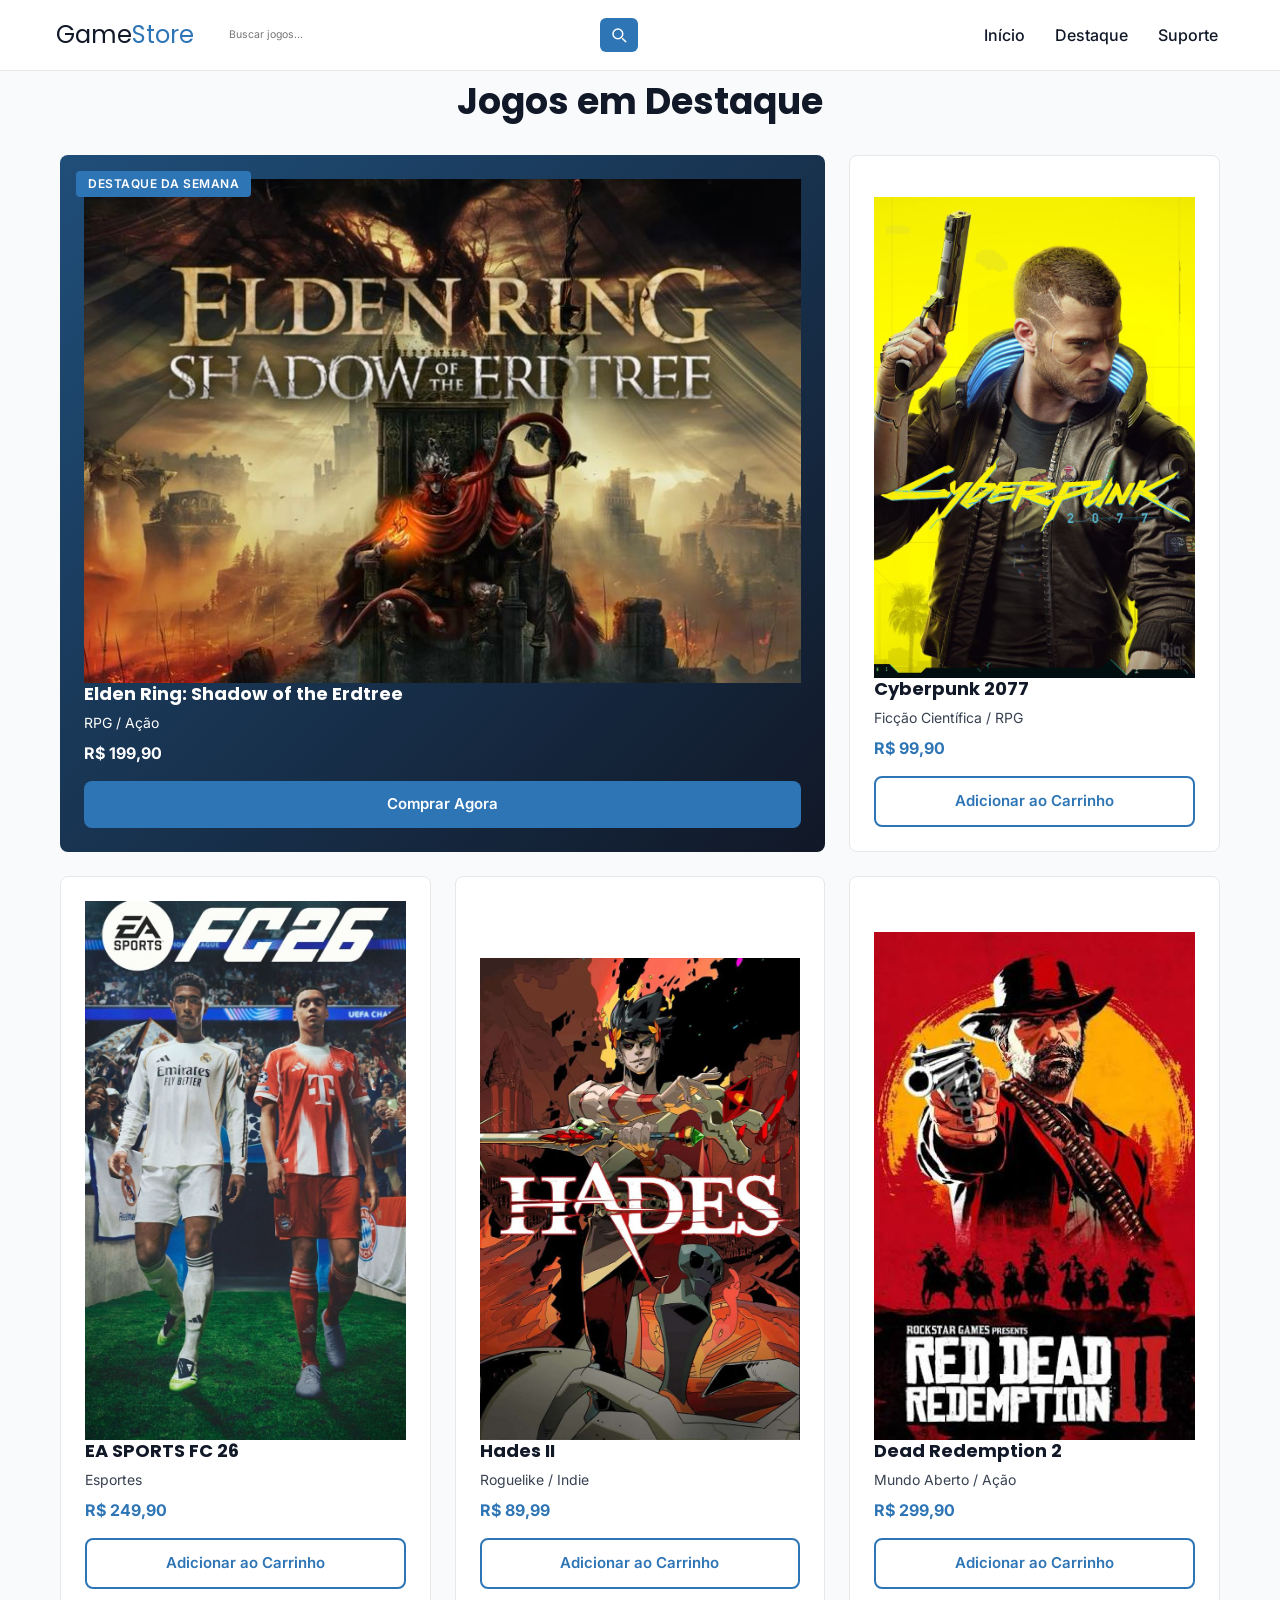
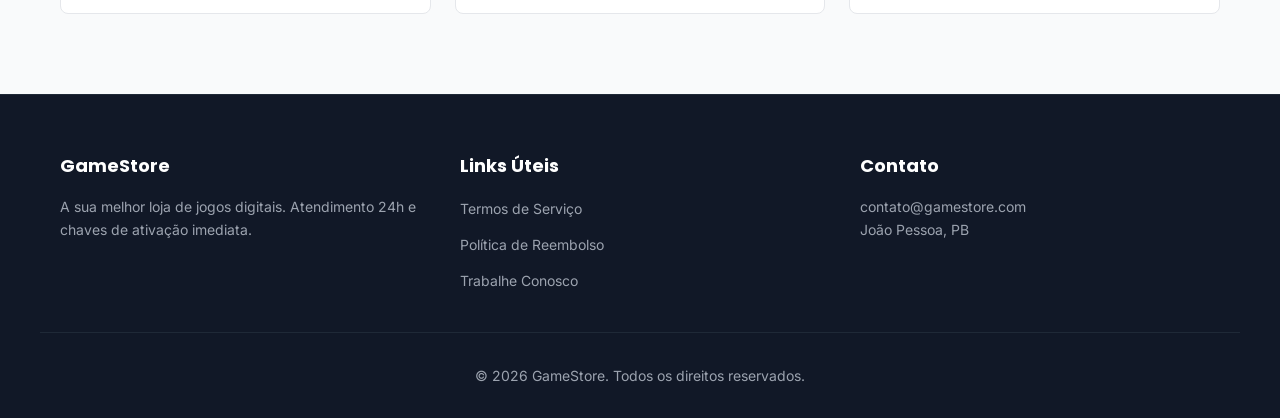
<file: index.html>
<!DOCTYPE html>
<html lang="pt-BR">
<head>
    <meta charset="UTF-8">
    <meta name="viewport" content="width=device-width, initial-scale=1.0">
    <title>GameStore | Seus Jogos Favoritos</title>
    
    <link rel="preconnect" href="https://fonts.googleapis.com">
    <link rel="preconnect" href="https://fonts.gstatic.com" crossorigin>
    <link href="https://fonts.googleapis.com/css2?family=Inter:wght@400;500;700&family=Poppins:wght@700&display=swap" rel="stylesheet">

    <link rel="stylesheet" href="css/variables.css">
    <link rel="stylesheet" href="css/reset.css">
    <link rel="stylesheet" href="css/base.css">
    <link rel="stylesheet" href="css/layout.css">
    
    <link rel="stylesheet" href="css/components/btn.css">
    <link rel="stylesheet" href="css/components/navbar.css">
    <link rel="stylesheet" href="css/components/card.css">
    <link rel="stylesheet" href="css/components/footer.css">
    
    <link rel="stylesheet" href="css/utilities.css">
</head>
<body>

    <header class="header">
        <nav class="navbar">
            <a href="#" class="navbar__logo">Game<span>Store</span></a>
            
            
            <div class="navbar__search">
                <input id="search" type="text" class="navbar__search-input" placeholder="Buscar jogos..." aria-label="Buscar jogos">
                <button class="navbar__search-btn" aria-label="Pesquisar">
                    <svg width="18" height="18" viewBox="0 0 24 24" fill="none" aria-hidden="true" focusable="false">
                        <path d="M21 21l-4.35-4.35" stroke="currentColor" stroke-width="2" stroke-linecap="round" stroke-linejoin="round"/>
                        <circle cx="10.5" cy="10.5" r="6.5" stroke="currentColor" stroke-width="2" stroke-linecap="round" stroke-linejoin="round"/>
                    </svg>
                </button>
            </div>

            <button class="navbar__toggle" aria-label="Abrir menu" aria-expanded="false">
                <span class="navbar__hamburger"></span>
            </button>

            <ul class="navbar__menu">
                <li class="navbar__item"><a href="#" class="navbar__link">Início</a></li>
                <li class="navbar__item"><a href="#Destaque" class="navbar__link">Destaque</a></li>
                <li class="navbar__item"><a href="#Suporte" class="navbar__link">Suporte</a></li>
            </ul>
        </nav>
    </header>

    <main class="main">
        <section class="section">
            <div class="section__container">
                <h2 class="section__title">Jogos em Destaque</h2>
                
                <div class="cards-grid">
                    <article class="card card--featured">
                        <div id="Destaque" class="card__badge">Destaque da Semana</div>
                        <img src="imagens/Shadow of the Erdtree (trailer).jpg" alt="Capa do Jogo Shadow">
                        <div class="card__content">
                            <h3 class="card__title">Elden Ring: Shadow of the Erdtree</h3>
                            <p class="card__category">RPG / Ação</p>
                            <p class="card__price">R$ 199,90</p>
                            <button class="btn btn--primary">Comprar Agora</button>
                        </div>
                    </article>

                    <article class="card">
                         <img src="imagens/Cyberpunk 2077 (PC).jpg" alt="Capa do Jogo Cyberpunk 2077">
                        <div class="card__content">
                            <h3 class="card__title">Cyberpunk 2077</h3>
                            <p class="card__category">Ficção Científica / RPG</p>
                            <p class="card__price">R$ 99,90</p>
                            <button class="btn btn--outline">Adicionar ao Carrinho</button>
                        </div>
                    </article>

                    <article class="card">
                         <img src="imagens/download (1).jpg" alt="Capa do Jogo Eafc 26">
                        <div class="card__content">
                            <h3 class="card__title">EA SPORTS FC 26</h3>
                            <p class="card__category">Esportes</p>
                            <p class="card__price">R$ 249,90</p>
                            <button class="btn btn--outline">Adicionar ao Carrinho</button>
                        </div>
                    </article>

                    <article class="card">
                        <img src="imagens/Hades Poster.jpg" alt="Capa do Jogo Hades II">
                        <div class="card__content">
                            <h3 class="card__title">Hades II</h3>
                            <p class="card__category">Roguelike / Indie</p>
                            <p class="card__price">R$ 89,99</p>
                            <button class="btn btn--outline">Adicionar ao Carrinho</button>
                        </div>
                    </article>

                    <article class="card">
                        <img src="imagens/dead22.jpg" alt="Capa do Jogo Hades II">
                        <div class="card__content">
                            <h3 class="card__title">Dead Redemption 2</h3>
                            <p class="card__category">Mundo Aberto / Ação</p>
                            <p class="card__price">R$ 299,90</p>
                            <button class="btn btn--outline">Adicionar ao Carrinho</button>
                        </div>
                </div>
            </div>
        </section>
    </main>

    <footer class="footer">
        <div class="footer__container">
            <div class="footer__col">
                <h4 class="footer__title">GameStore</h4>
                <p class="footer__text">A sua melhor loja de jogos digitais. Atendimento 24h e chaves de ativação imediata.</p>
            </div>
            <div class="footer__col">
                <h4 class="footer__title">Links Úteis</h4>
                <ul class="footer__list">
                    <li><a href="#" class="footer__link">Termos de Serviço</a></li>
                    <li><a href="#" class="footer__link">Política de Reembolso</a></li>
                    <li><a href="#" class="footer__link">Trabalhe Conosco</a></li>
                </ul>
            </div>
            <div id="Suporte" class="footer__col">
                <h4 class="footer__title">Contato</h4>
                <p class="footer__text">contato@gamestore.com</p>
                <p class="footer__text">João Pessoa, PB</p>
            </div>
        </div>
        <div class="footer__bottom">
            <p class="footer__copyright">&copy; <span id="year"></span> GameStore. Todos os direitos reservados.</p>
        </div>
    </footer>

    <script src="js/main.js"></script>
</body>
</html>
</file>
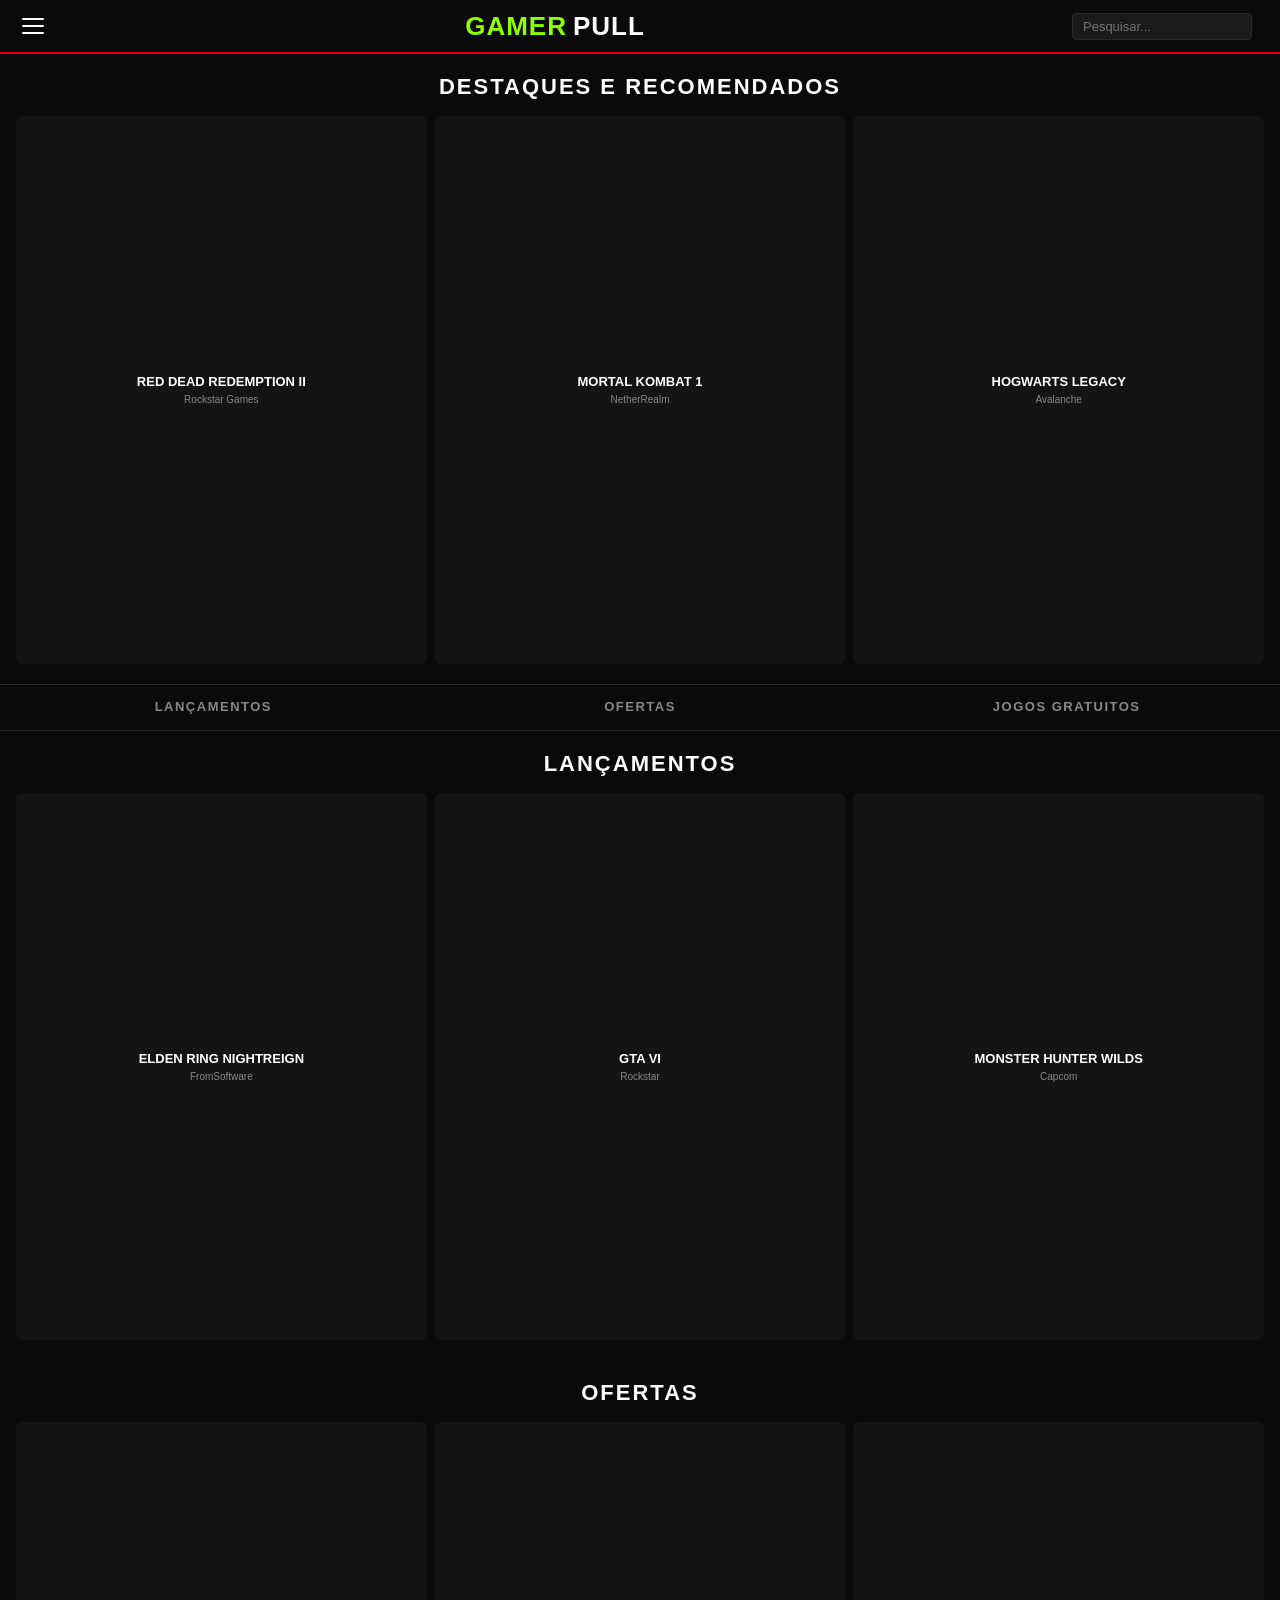
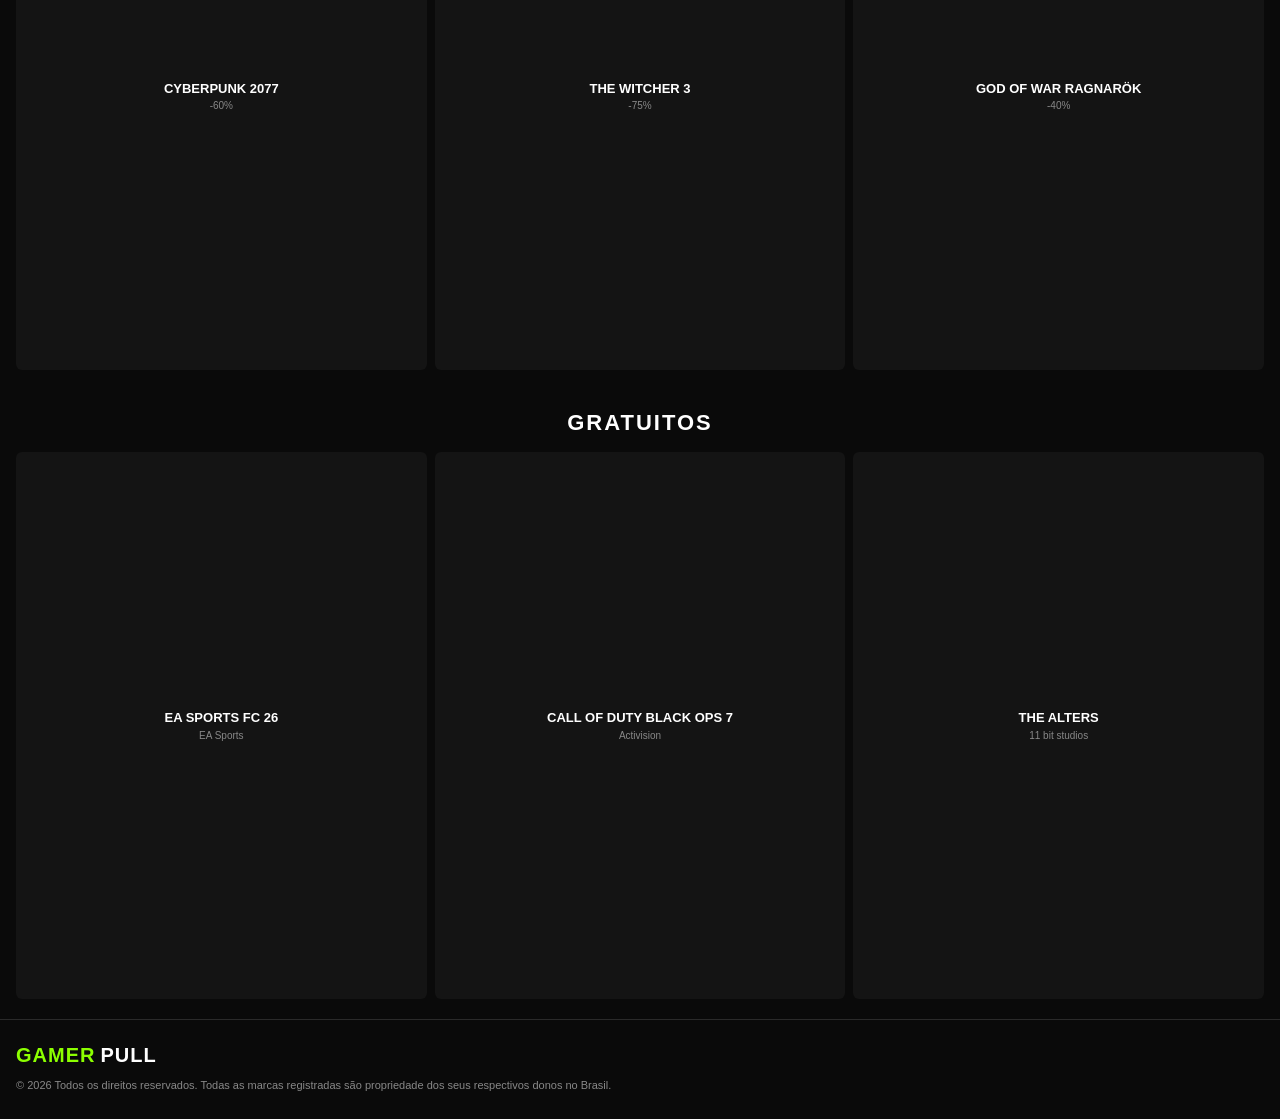
<file: Conversor.html>
<!DOCTYPE html>
<html lang="pt-BR">
<head>
<meta charset="UTF-8">
<meta name="viewport" content="width=device-width, initial-scale=1.0">
<title>Gamer Pull</title>
<link rel="stylesheet" href="css/body.css">
<link rel="stylesheet" href="css/card.css">
<link rel="stylesheet" href="css/footer.css">
<link rel="stylesheet" href="css/header.css">
<link rel="stylesheet" href="css/nav.css">
<link rel="stylesheet" href="css/section.css">
</head>
<body>

<header>
  <div class="hamburger">
    <span></span><span></span><span></span>
  </div>
  <div class="logo">
    <span>GAMER</span><span>PULL</span>
  </div>
  <div class="search-bar">
    <input type="text" placeholder="Pesquisar...">
  </div>
</header>

<main>

  <section id="section-destaques">
    <h2>Destaques e Recomendados</h2>
    <div class="games-grid">
      <div class="game-card">
        <div class="game-title">Red Dead Redemption II</div>
        <div class="game-sub">Rockstar Games</div>
      </div>
      <div class="game-card">
        <div class="game-title">Mortal Kombat 1</div>
        <div class="game-sub">NetherRealm</div>
      </div>
      <div class="game-card">
        <div class="game-title">Hogwarts Legacy</div>
        <div class="game-sub">Avalanche</div>
      </div>
    </div>
  </section>

  <nav class="tabs">
    <a href="#section-lancamentos">Lançamentos</a>
    <a href="#section-ofertas">Ofertas</a>
    <a href="#section-gratuitos">Jogos Gratuitos</a>
  </nav>

  <section id="section-lancamentos">
    <h2>Lançamentos</h2>
    <div class="games-grid">
      <div class="game-card">
        <div class="game-title">Elden Ring Nightreign</div>
        <div class="game-sub">FromSoftware</div>
      </div>
      <div class="game-card">
        <div class="game-title">GTA VI</div>
        <div class="game-sub">Rockstar</div>
      </div>
      <div class="game-card">
        <div class="game-title">Monster Hunter Wilds</div>
        <div class="game-sub">Capcom</div>
      </div>
    </div>
  </section>

  <section id="section-ofertas">
    <h2>Ofertas</h2>
    <div class="games-grid">
      <div class="game-card">
        <div class="game-title">Cyberpunk 2077</div>
        <div class="game-sub">-60%</div>
      </div>
      <div class="game-card">
        <div class="game-title">The Witcher 3</div>
        <div class="game-sub">-75%</div>
      </div>
      <div class="game-card">
        <div class="game-title">God of War Ragnarök</div>
        <div class="game-sub">-40%</div>
      </div>
    </div>
  </section>

  <section id="section-gratuitos">
    <h2>Gratuitos</h2>
    <div class="games-grid">
      <div class="game-card">
        <div class="game-title">EA Sports FC 26</div>
        <div class="game-sub">EA Sports</div>
      </div>
      <div class="game-card">
        <div class="game-title">Call of Duty Black Ops 7</div>
        <div class="game-sub">Activision</div>
      </div>
      <div class="game-card">
        <div class="game-title">The Alters</div>
        <div class="game-sub">11 bit studios</div>
      </div>
    </div>
  </section>

</main>

<footer>
  <div class="logo"><span>GAMER</span><span>PULL</span></div>
  <p>© 2026 Todos os direitos reservados. Todas as marcas registradas são propriedade dos seus respectivos donos no Brasil.</p>
</footer>

</body>
</html>
</file>
<file: css/variables.css>
:root {
    /* --- TOKENS PRIMITIVOS (Uso Interno) --- */
    --_color-blue-500: #2E75B6;
    --_color-blue-600: #1F4E79;
    --_color-dark-900: #111827;
    --_color-dark-800: #1F2937;
    
    --_color-gray-100: #F9FAFB;
    --_color-gray-200: #E5E7EB;
    --_color-gray-400: #9CA3AF;
    --_color-gray-700: #374151;
    --_color-white: #FFFFFF;
    
    /* Escala de Raios de Borda (Border Radius) */
    --_radius-sm: 4px;
    --_radius-md: 8px;
    --_radius-lg: 12px;

    /* Transição Base */
    --_transition-smooth: cubic-bezier(0.4, 0, 0.2, 1);


    /* --- TOKENS SEMÂNTICOS (Contratos Visuais) --- */
    
    /* Cores de Marca e Ação */
    --color-primary: var(--_color-blue-500);
    --color-primary-hover: var(--_color-blue-600);
    
    /* Cores de Superfície (Backgrounds) */
    --color-bg-primary: var(--_color-white);
    --color-bg-secondary: var(--_color-gray-100);
    --color-bg-footer: var(--_color-dark-900);
    
    /* Cores de Texto */
    --color-text-primary: var(--_color-dark-900);
    --color-text-secondary: var(--_color-gray-700);
    --color-text-muted: var(--_color-gray-400);
    --color-text-light: var(--_color-white);
    
    /* Elementos Visuais Globais */
    --color-border: var(--_color-gray-200);
    --color-border-footer: var(--_color-dark-800);
    --radius-default: var(--_radius-md);
    --radius-badge: var(--_radius-sm);
    --transition-global: var(--_transition-smooth);


    /* --- TOKENS DE ESPAÇAMENTO (Ritmo Baseado em 4px/8px) --- */
    --space-1: 0.4rem;  /* 4px */
    --space-2: 0.8rem;  /* 8px */
    --space-3: 1.2rem;  /* 12px */
    --space-4: 1.6rem;  /* 16px */
    --space-5: 2.0rem;  /* 20px */
    --space-6: 2.4rem;  /* 24px */
    --space-8: 3.2rem;  /* 32px */
    --space-10: 4.0rem; /* 40px */
    --space-15: 6.0rem; /* 60px */


    /* --- TOKENS DE TIPOGRAFIA --- */
    --font-primary: 'Inter', sans-serif;
    --font-title: 'Poppins', sans-serif;
    
    --font-size-xs: 1.2rem;
    --font-size-sm: 1.4rem;
    --font-size-base: 1.6rem;
    --font-size-md: 1.8rem;
    --font-size-lg: 2.4rem;
}

/* Suporte ao Dark Mode Automatizado via Tokens Semânticos */
@media (prefers-color-scheme: dark) {
    :root {
        --color-bg-primary: var(--_color-dark-900);
        --color-bg-secondary: var(--_color-dark-800);
        --color-text-primary: var(--_color-gray-100);
        --color-text-secondary: var(--_color-gray-400);
        --color-border: var(--_color-gray-700);
    }
}

/* Escala para telas grandes / projeção */
@media (min-width: 1600px) {
    :root {
        --font-size-base: 18px;      /* aumenta tamanho base */
        --font-size-lg: 1.125rem;    /* títulos/elementos maiores */
        --font-size-xl: 1.375rem;
        --space-5: calc(var(--space-5, 16px) * 1.1); /* aumenta espaçamento levemente */
    }
}
</file>
<file: css/base.css>
body {
    font-family: var(--font-primary);
    font-size: var(--font-size-base);
    line-height: 1.5;
}

h1, h2, h3, h4 {
    font-family: var(--font-title);
    font-weight: 700;
    line-height: 1.2;
}

.section {
    padding-block: clamp(4rem, 8vw, 8rem);
    background-color: var(--color-bg-secondary);
}

.section__title {
    font-size: clamp(2.4rem, 4vw, 3.6rem);
    margin-bottom: var(--space-8);
    text-align: center;
}
</file>
<file: css/layout.css>
/* Container de centralização */
.section__container {
    max-width: 1200px;
    margin-inline: auto;
    padding-inline: var(--space-5);
}

/* Grid Responsivo Mobile-First */
.cards-grid {
    display: grid;
    grid-template-columns: 1fr;
    gap: var(--space-6);
}

/* Tablet (>= 768px) */
@media (min-width: 768px) {
    .cards-grid {
        grid-template-columns: repeat(2, 1fr);
    }
}

/* Desktop (>= 1024px) */
@media (min-width: 1024px) {
    .cards-grid {
        grid-template-columns: repeat(3, 1fr);
    }
    
    /* Card em Destaque expande por 2 colunas apenas no desktop */
    .card--featured {
        grid-column: span 2;
    }
}
</file>
<file: css/components/btn.css>
.btn {
    display: inline-block;
    padding: var(--space-3) var(--space-6);
    font-size: 1.5rem;
    font-weight: 600;
    border-radius: var(--radius-default);
    cursor: pointer;
    text-align: center;
    transition: background-color 0.2s, transform 0.1s;
}

.btn:active {
    transform: scale(0.98);
}

/* Garantia de Acessibilidade Visual */
.btn:focus-visible {
    outline: 3px solid var(--color-primary);
    outline-offset: 2px;
}

/* Variante Primária */
.btn--primary {
    background-color: var(--color-primary);
    color: var(--color-text-light);
}

.btn--primary:hover {
    background-color: var(--color-primary-hover);
}

/* Variante Outline */
.btn--outline {
    border: 2px solid var(--color-primary);
    color: var(--color-primary);
}

.btn--outline:hover {
    background-color: var(--color-primary);
    color: var(--color-text-light);
}
</file>
<file: css/components/navbar.css>
.header {
    position: fixed;
    top: 0;
    left: 0;
    width: 100%;
    z-index: 1000;
    background-color: var(--color-bg-primary);
    border-bottom: 1px solid var(--color-border);
    transition: padding 0.3s var(--transition-global), box-shadow 0.3s var(--transition-global);
}

.header--scrolled {
    padding-block: var(--space-1);
    box-shadow: 0 10px 15px -3px rgba(0, 0, 0, 0.1);
}

.navbar {
    display: flex;
    align-items: center;
    gap: 12px;
    max-width: 1200px;
    height: 7rem;
    margin-inline: auto;
    padding-inline: var(--space-5);
    padding: 12px 16px;
}

.navbar__logo {
    font-family: var(--font-title);
    font-size: var(--font-size-lg);
    color: var(--color-text-primary);
}

.navbar__logo span {
    color: var(--color-primary);
}

.navbar__menu {
    position: absolute;
    top: 7rem;
    left: 0;
    width: 100%;
    background-color: var(--color-bg-primary);
    border-bottom: 1px solid var(--color-border);
    display: none;
    flex-direction: column;
    padding: var(--space-5);
    gap: var(--space-5);
}

.navbar__menu--active {
    display: flex;
}

.navbar__link {
    font-weight: 500;
    font-size: var(--font-size-base);
    transition: color 0.2s;
}

.navbar__link:hover {
    color: var(--color-primary);
}

.navbar__toggle {
    display: block;
    cursor: pointer;
    padding: var(--space-2);
    margin-left: auto; 
    order: 3;
    flex: 0 0 auto;
}

.navbar__hamburger {
    display: grid;
    width: 24px;
    height: 2px;
    background-color: var(--color-text-primary);
    position: relative;
}

.navbar__hamburger::before,
.navbar__hamburger::after {
    content: '';
    position: absolute;
    width: 24px;
    height: 2px;
    background-color: var(--color-text-primary);
    transition: transform 0.2s;
}

.navbar__hamburger::before { top: -8px; }
.navbar__hamburger::after { bottom: -8px; }

/* input ocupa todo o espaço disponível */
.navbar__search {
    flex: 1 1 60%;
    max-width: 420px;
    min-width: 140px;
    margin: 0 12px;
    display: flex;
    align-items: center;
    gap: 8px; 
}

/* garante que o input encolha corretamente em containers flex */
.navbar__search-input {
    flex: 1 1 auto;
    min-width: 0;
    width: auto; 
    box-sizing: border-box;
    padding: 8px 10px;
    border-radius: 6px;
    border: 1px solid rgba(255,255,255,0.12);
    background: transparent;
    color: inherit;
    font-size: 1.05rem; /
}

/* botão de buscar */
.navbar__search-btn {
    flex: 0 0 auto;
    display: inline-flex;
    align-items: center;
    justify-content: center;
    background: var(--color-primary);
    color: #fff;
    border: none;
    padding: 8px 10px;
    border-radius: 6px;
    cursor: pointer;
    line-height: 0;
    transition: opacity 0.15s ease, transform 0.08s ease;
}

.navbar__search-btn svg { color: inherit; display:block; }

.navbar__search-btn:active { transform: translateY(1px); }
.navbar__search-btn:focus { outline: 2px solid rgba(255,255,255,0.12); outline-offset: 2px; }

/* ajusta em telas pequenas */
@media (max-width: 520px) {
    .navbar__search {
        max-width: 220px;
    }
    .navbar__search-input {
        font-size: 1rem;
    }
    .navbar__search-btn {
        padding: 7px 8px;
    }
}

/* projetor / telas muito largas */
@media (min-width: 1600px) {
  .navbar__search {
    max-width: 520px;
    min-width: 260px;
  }

  .navbar__search-input {
    font-size: 1.2rem;
    padding: 10px 14px;
  }

  .navbar__search-btn {
    padding: 10px 12px;
    border-radius: 8px;
  }
}

@media (min-width: 900px) {
    .navbar__menu {
        position: static;
        top: auto;
        left: auto;
        width: auto;
        background: none;
        border: none;
        display: flex;
        flex-direction: row;
        gap: 18px;
        padding: 0;
        align-items: center;
        margin-left: auto; /* empurra o menu para a direita */
    }

    .navbar__item {
        list-style: none;
        margin: 0;
    }

    .navbar__link {
        font-weight: 500;
        font-size: var(--font-size-base);
        color: var(--color-text-primary);
        padding: 8px 6px;
    }

    /* esconder o botão hambúrguer no desktop */
    .navbar__toggle {
        display: none;
    }
}

/* manter comportamento mobile (hambúrguer visível, menu oculto até ativado) */
@media (max-width: 899px) {
    .navbar__menu {
        position: absolute;
        top: 7rem;
        left: 0;
        width: 100%;
        background-color: var(--color-bg-primary);
        border-bottom: 1px solid var(--color-border);
        display: none;
        flex-direction: column;
        padding: var(--space-5);
        gap: var(--space-5);
    }
    .navbar__menu--active { display: flex; }
    .navbar__toggle { display: block; margin-left: auto; }
}
</file>
<file: css/components/card.css>
.card {
    background-color: var(--color-bg-primary);
    border: 1px solid var(--color-border);
    border-radius: var(--radius-default);
    padding: var(--space-6);
    position: relative;
    display: flex;
    flex-direction: column;
    justify-content: flex-end;
    min-height: 25rem;
    transition: transform 0.3s var(--transition-global), box-shadow 0.3s var(--transition-global);
}

.card:hover {
    transform: translateY(-5px);
    box-shadow: 0 20px 25px -5px rgba(0, 0, 0, 0.1), 0 10px 10px -5px rgba(0, 0, 0, 0.04);
}

/* Variante de Destaque */
.card--featured {
    background: linear-gradient(135deg, var(--color-primary-hover), var(--color-text-primary));
    color: var(--color-text-light);
    border: none;
}

.card__badge {
    position: absolute;
    top: var(--space-4);
    left: var(--space-4);
    background-color: var(--color-primary);
    color: var(--color-text-light);
    padding: var(--space-1) var(--space-3);
    font-size: var(--font-size-xs);
    font-weight: 600;
    border-radius: var(--radius-badge);
    text-transform: uppercase;
    letter-spacing: 0.5px;
}

.card__content {
    display: flex;
    flex-direction: column;
    gap: var(--space-2);
}

.card__title {
    font-size: var(--font-size-md);
    color: inherit;
}

/* Seletor condicional para ajustar a cor do texto caso o card não seja o destacado */
.card:not(.card--featured) .card__title {
    color: var(--color-text-primary);
}

.card__category {
    font-size: var(--font-size-sm);
}

.card:not(.card--featured) .card__category {
    color: var(--color-text-secondary);
}

.card__price {
    font-size: var(--font-size-base);
    font-weight: 700;
}

.card:not(.card--featured) .card__price {
    color: var(--color-primary);
}

.card .btn {
    margin-top: var(--space-2);
}
</file>
<file: css/components/footer.css>
.footer {
    background-color: var(--color-bg-footer);
    color: var(--color-text-muted);
    padding-top: var(--space-15);
    padding-bottom: var(--space-8);
    border-top: 1px solid var(--color-border-footer);
}

.footer__container {
    display: grid;
    grid-template-columns: 1fr;
    gap: var(--space-10);
    max-width: 1200px;
    margin-inline: auto;
    padding-inline: var(--space-5);
    margin-bottom: var(--space-10);
}

.footer__title {
    color: var(--color-text-light);
    font-size: var(--font-size-md);
    margin-bottom: var(--space-5);
}

.footer__text {
    font-size: var(--font-size-sm);
    line-height: 1.6;
}

.footer__list {
    display: flex;
    flex-direction: column;
    gap: var(--space-3);
}

.footer__link {
    font-size: var(--font-size-sm);
    transition: color 0.2s;
}

.footer__link:hover {
    color: var(--color-text-light);
}

.footer__bottom {
    max-width: 1200px;
    margin-inline: auto;
    padding-inline: var(--space-5);
    padding-top: var(--space-8);
    border-top: 1px solid var(--color-border-footer);
    text-align: center;
}

.footer__copyright {
    font-size: var(--font-size-sm);
}

@media (min-width: 768px) {
    .footer__container {
        grid-template-columns: repeat(3, 1fr);
    }
}
</file>
<file: css/utilities.css>
.u-margin-bottom-sm { margin-bottom: var(--space-4) !important; }
.u-margin-bottom-md { margin-bottom: var(--space-8) !important; }
.u-text-center { text-align: center !important; }
</file>
<file: css/body.css>
:root {
  --green: #8CFF00;
  --red: #E8001D;
  --dark: #0a0a0a;
  --card-bg: #141414;
  --surface: #1a1a1a;
  --border: #2a2a2a;
  --text: #ffffff;
  --muted: #888;
}

* { margin: 0; padding: 0; box-sizing: border-box; }

body {
  background: var(--dark);
  color: var(--text);
  font-family: 'Barlow', sans-serif;
  min-height: 100vh;
}
</file>
<file: css/card.css>
.games-grid {
  display: grid;
  grid-template-columns: repeat(3, 1fr);
  gap: 8px;
}

.game-card {
  background: var(--card-bg);
  border-radius: 6px;
  padding: 16px 10px;
  text-align: center;
  cursor: pointer;
  aspect-ratio: 3/4;
  display: flex;
  flex-direction: column;
  align-items: center;
  justify-content: center;
  transition: transform 0.2s;
}

.game-card:hover { transform: scale(1.03); }

.game-title {
  font-family: 'Barlow Condensed', sans-serif;
  font-size: 13px;
  font-weight: 700;
  text-transform: uppercase;
  line-height: 1.2;
  color: var(--text);
}

.game-sub {
  font-size: 10px;
  color: var(--muted);
  margin-top: 4px;
}
</file>
<file: css/footer.css>
footer {
  border-top: 1px solid var(--border);
  padding: 24px 16px;
  background: var(--dark);
}

footer .logo {
  font-family: 'Barlow Condensed', sans-serif;
  font-size: 20px;
  font-weight: 800;
  margin-bottom: 10px;
}

footer .logo span:first-child { color: var(--green); }
footer .logo span:last-child { color: var(--text); margin-left: 5px; }

footer p {
  font-size: 11px;
  color: var(--muted);
  line-height: 1.6;
}
</file>
<file: css/header.css>
header {
  background: var(--dark);
  border-bottom: 2px solid var(--red);
  padding: 0 16px;
  height: 54px;
  display: flex;
  align-items: center;
  justify-content: space-between;
  position: sticky;
  top: 0;
  z-index: 100;
}

.hamburger {
  display: flex;
  flex-direction: column;
  gap: 5px;
  cursor: pointer;
  padding: 6px;
}

.hamburger span {
  display: block;
  width: 22px;
  height: 2px;
  background: var(--text);
  border-radius: 1px;
}

.logo {
  font-family: 'Barlow Condensed', sans-serif;
  font-size: 26px;
  font-weight: 800;
  letter-spacing: 1px;
  text-transform: uppercase;
}

.logo span:first-child { color: var(--green); }
.logo span:last-child { color: var(--text); margin-left: 6px; }

.search-bar {
  display: flex;
  align-items: center;
  background: var(--surface);
  border: 1px solid var(--border);
  border-radius: 4px;
  padding: 5px 10px;
  gap: 8px;
  flex: 1;
  max-width: 180px;
  margin: 0 12px;
}

.search-bar input {
  background: none;
  border: none;
  outline: none;
  color: var(--muted);
  font-size: 13px;
  width: 100%;
}
</file>
<file: css/nav.css>
.tabs {
  display: flex;
  border-top: 1px solid var(--border);
  border-bottom: 1px solid var(--border);
}

.tabs a {
  flex: 1;
  padding: 14px 8px;
  text-align: center;
  font-family: 'Barlow Condensed', sans-serif;
  font-size: 13px;
  font-weight: 700;
  letter-spacing: 1.5px;
  text-transform: uppercase;
  color: var(--muted);
  text-decoration: none;
  border-bottom: 2px solid transparent;
  transition: all 0.2s;
}

.tabs a:hover { color: var(--text); }
</file>
<file: css/section.css>
section {
  padding: 20px 16px;
}

section h2 {
  font-family: 'Barlow Condensed', sans-serif;
  font-size: 22px;
  font-weight: 700;
  text-transform: uppercase;
  letter-spacing: 2px;
  text-align: center;
  margin-bottom: 16px;
}
</file>
